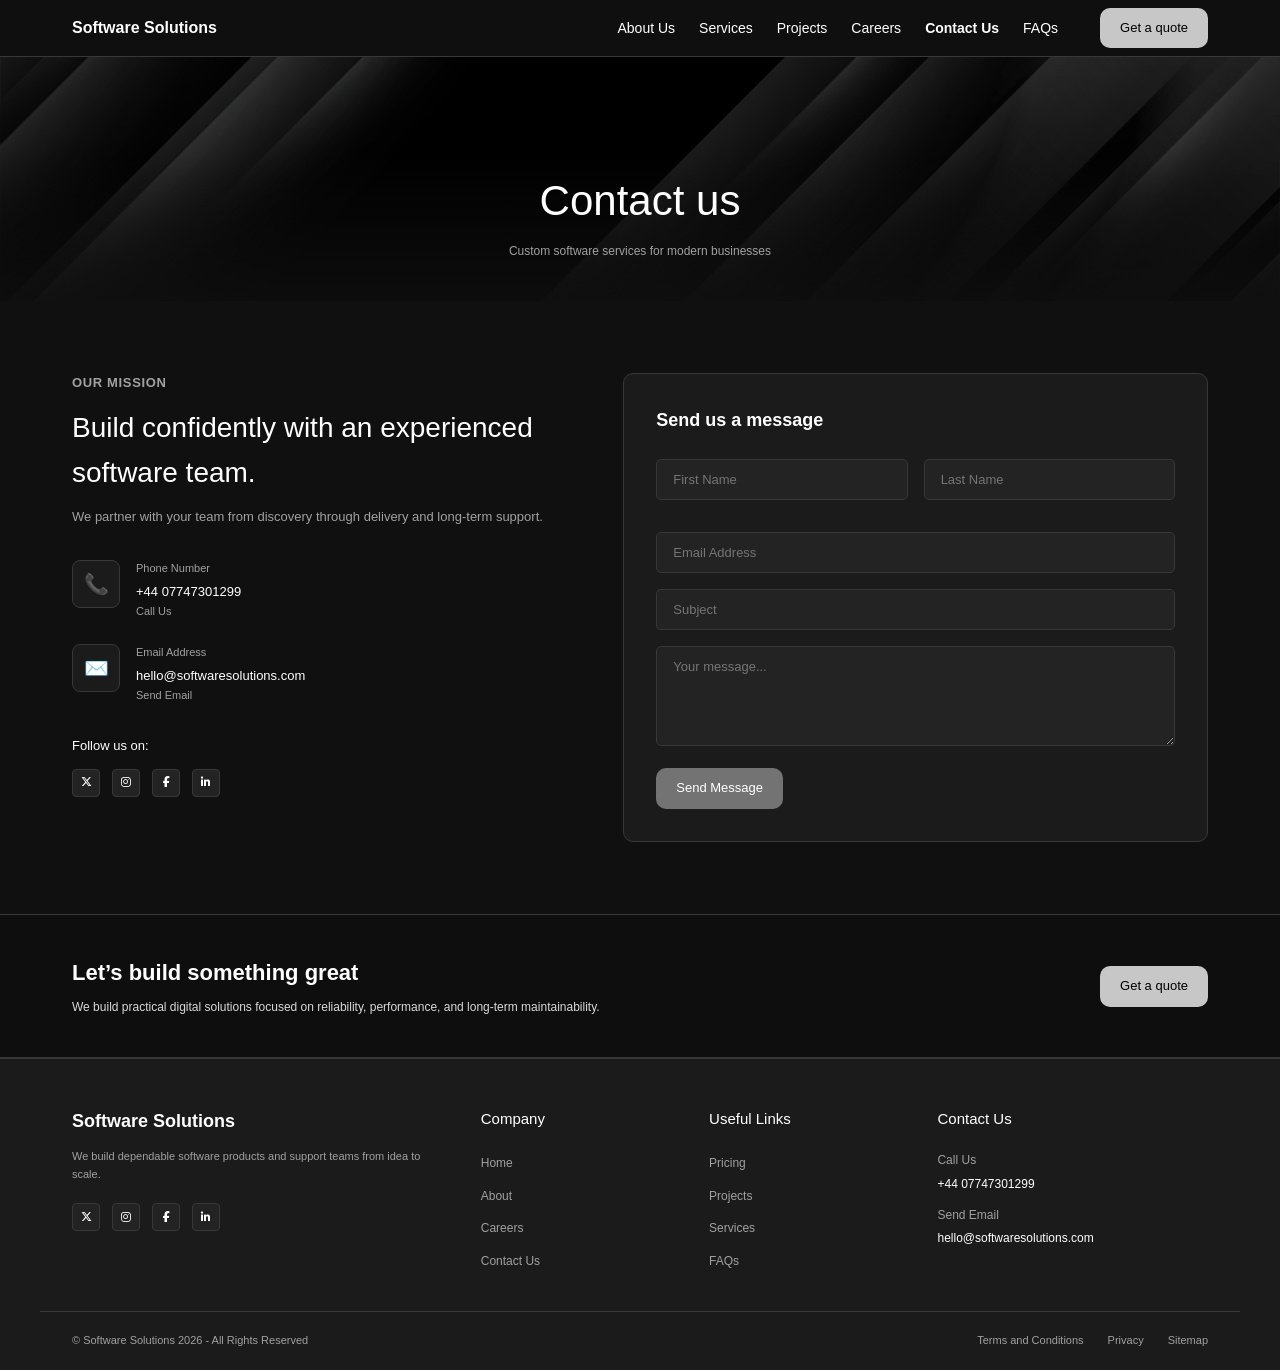
<file: contact.html>
<!DOCTYPE html>
<html lang="en">

<head>
  <meta charset="UTF-8" />
  <meta name="viewport" content="width=device-width,initial-scale=1" />
  <title>Software Solutions - Contact Us</title>
  <link rel="stylesheet" href="css/global.css" />
  <link rel="stylesheet" href="css/contact.css" />
  <link rel="stylesheet" href="https://cdnjs.cloudflare.com/ajax/libs/font-awesome/6.5.2/css/all.min.css" integrity="sha512-SnH5WK+bZxgPHs44uWix+LLJAJ9/2PkPKZ5QiAj6Ta86w+fsb2TkR4j8blC7R8g6+S9Yl+6YQ6D2fI5lP6w2wA==" crossorigin="anonymous" referrerpolicy="no-referrer" />
</head>

<body>
  <nav class="navbar">
    <div class="nav-container"><a href="index.html" class="nav-logo">Software Solutions</a>
      <ul class="menu-items">
        <li><a href="about-us.html">About Us</a></li>
        <li><a href="services.html">Services</a></li>
        <li><a href="projects.html">Projects</a></li>
        <li><a href="careers.html">Careers</a></li>
        <li><a href="contact.html" class="active-page">Contact Us</a></li>
        <li><a href="faqs.html">FAQs</a></li>
      </ul><a href="contact.html" class="btn btn-secondary">Get a quote</a>
    </div>
  </nav>
  <div class="page-hero">
    <div class="page-hero-bg"></div>
    <div class="page-hero-content">
      <h1>Contact us</h1>
      <p>Custom software services for modern businesses</p>
    </div>
  </div>

  <section class="section">
    <div class="container">
      <div class="contact-container">
        <div class="contact-info">
          <span class="section-label">Our Mission</span>
          <h2>Build confidently with an experienced software team.</h2>
          <p>We partner with your team from discovery through delivery and long-term support.</p>
          <div class="contact-type">
            <div class="contact-icon">📞</div>
            <div>
              <div class="contact-label">Phone Number</div>
              <div class="contact-details">+44 07747301299</div>
              <div class="contact-label">Call Us</div>
            </div>
          </div>
          <div class="contact-type">
            <div class="contact-icon">✉️</div>
            <div>
              <div class="contact-label">Email Address</div>
              <div class="contact-details">hello@softwaresolutions.com</div>
              <div class="contact-label">Send Email</div>
            </div>
          </div>
          <div class="social-media">
            <p>Follow us on:</p>
            <div class="social-links"><a href="#" class="social-media-icons"><i class="fab fa-x-twitter"></i></a><a href="#" class="social-media-icons"><i class="fab fa-instagram"></i></a><a
                href="#" class="social-media-icons"><i class="fab fa-facebook-f"></i></a><a href="#" class="social-media-icons"><i class="fab fa-linkedin-in"></i></a></div>
          </div>
        </div>
        <div class="contact-form">
          <h3>Send us a message</h3>
          <div class="form-first-feilds">
            <div class="form-feild"><input type="text" placeholder="First Name" /></div>
            <div class="form-feild"><input type="text" placeholder="Last Name" /></div>
          </div>
          <div class="form-feild"><input type="email" placeholder="Email Address" /></div>
          <div class="form-feild"><input type="text" placeholder="Subject" /></div>
          <div class="form-feild"><textarea placeholder="Your message..."></textarea></div>
          <a href="#" class="btn btn-primary display-inline-block">Send Message</a>
        </div>
      </div>
    </div>
  </section>

  <section class="cta-banner">
    <div class="cta-inner">
      <div>
        <h3>Let’s build something great</h3>
        <p>We build practical digital solutions focused on reliability, performance, and long-term maintainability.</p>
      </div><a href="contact.html" class="btn btn-secondary">Get a quote</a>
    </div>
  </section>
  <footer class="footer">
    <div class="footer-container">
      <div class="footer-agency">
        <div class="footer-logo">Software Solutions</div>
        <p>We build dependable software products and support teams from idea to scale.</p>
        <div class="social-links"><a href="#" class="social-media-icons"><i class="fab fa-x-twitter"></i></a><a href="#" class="social-media-icons"><i class="fab fa-instagram"></i></a><a
            href="#" class="social-media-icons"><i class="fab fa-facebook-f"></i></a><a href="#" class="social-media-icons"><i class="fab fa-linkedin-in"></i></a></div>
      </div>
      <div class="footer-col">
        <h5>Company</h5>
        <ul>
          <li><a href="index.html">Home</a></li>
          <li><a href="about-us.html">About</a></li>
          <li><a href="careers.html">Careers</a></li>
          <li><a href="contact.html">Contact Us</a></li>
        </ul>
      </div>
      <div class="footer-col">
        <h5>Useful Links</h5>
        <ul>
          <li><a href="#">Pricing</a></li>
          <li><a href="projects.html">Projects</a></li>
          <li><a href="services.html">Services</a></li>
          <li><a href="faqs.html">FAQs</a></li>
        </ul>
      </div>
      <div class="footer-col">
        <h5>Contact Us</h5>
        <p class="footer-contact-label">Call Us</p>
        <p>+44 07747301299</p>
        <p class="footer-contact-label margin-top-12">Send Email</p>
        <p>hello@softwaresolutions.com</p>
      </div>
    </div>
    <div class="footer-bottom">
      <p>© Software Solutions 2026 - All Rights Reserved</p>
      <div class="footer-policies"><a href="#">Terms and Conditions</a><a href="#">Privacy</a><a href="#">Sitemap</a>
      </div>
    </div>
  </footer>

<script src="js/script.js"></script>
</body>

</html>
</file>
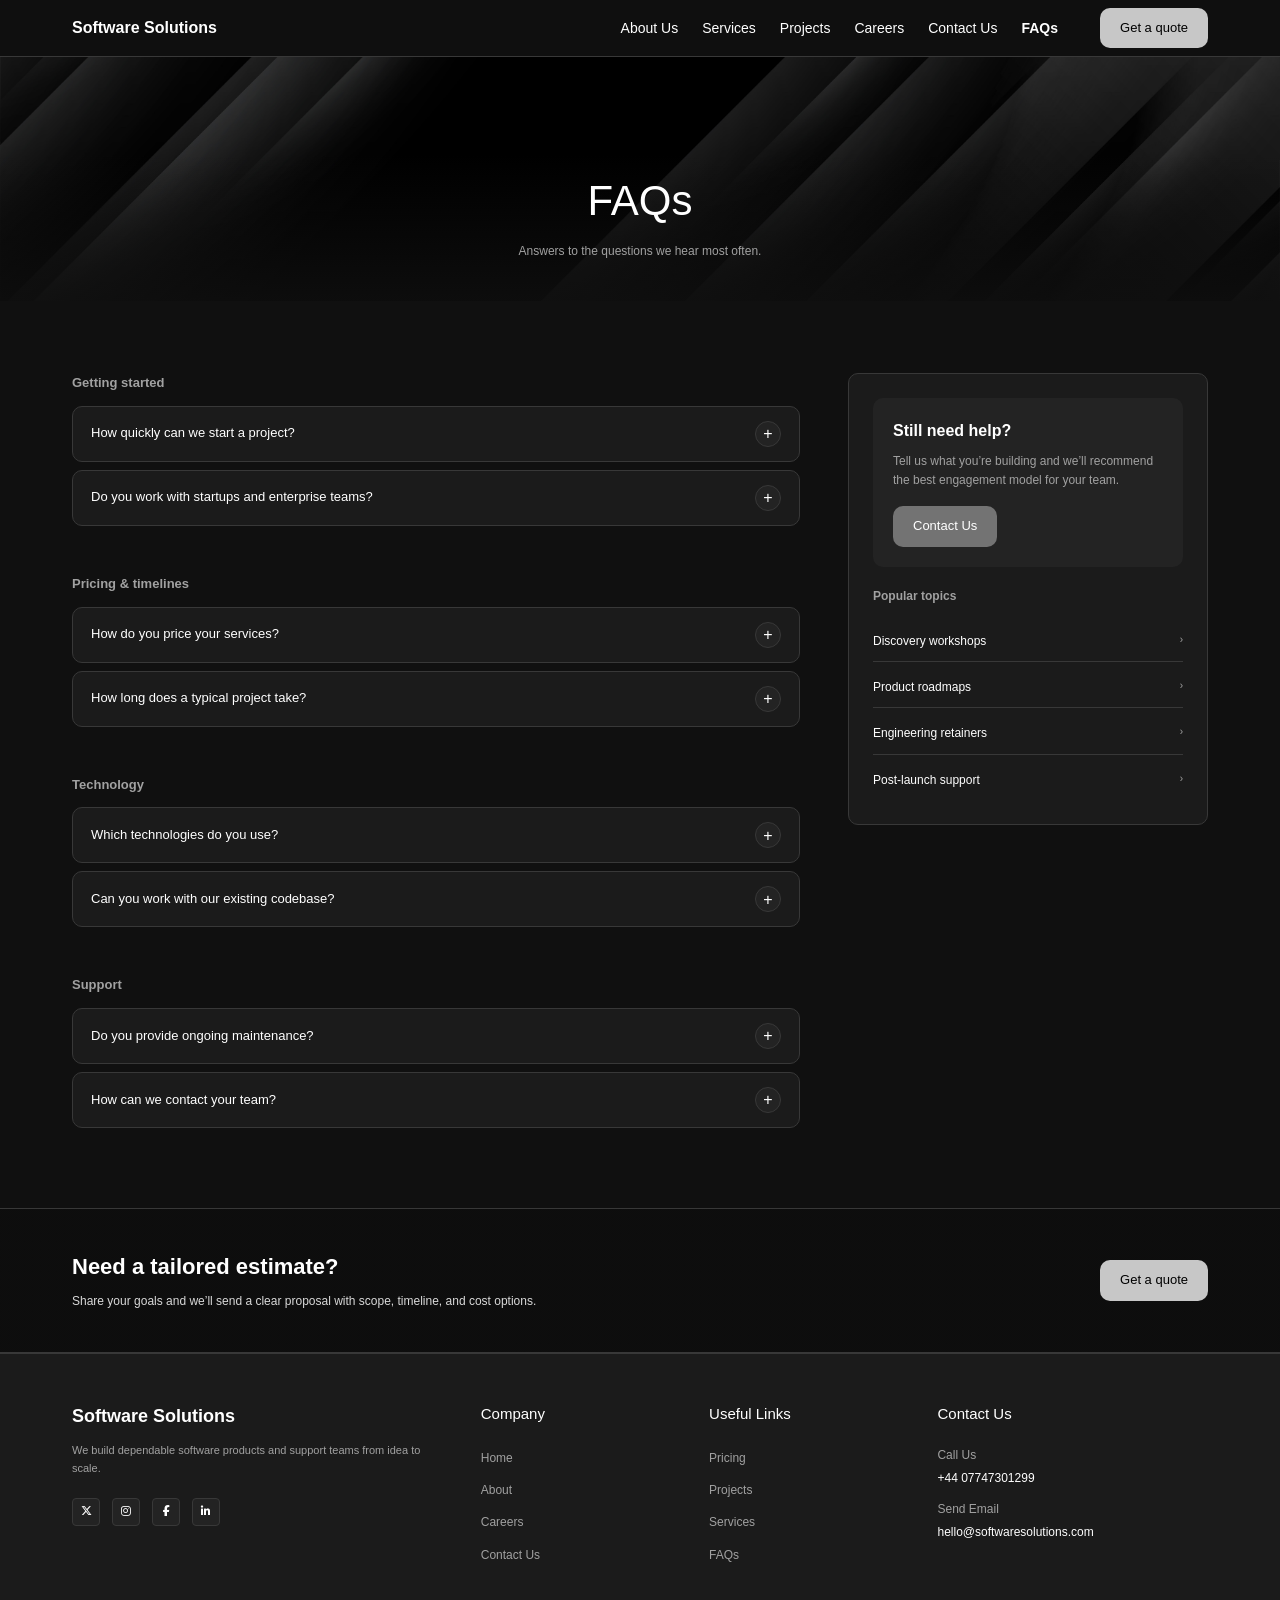
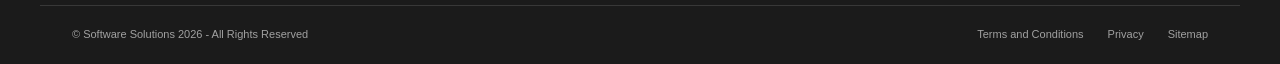
<file: faqs.html>
<!DOCTYPE html>
<html lang="en">
<head>
  <meta charset="UTF-8"/>
  <meta name="viewport" content="width=device-width,initial-scale=1"/>
  <title>Software Solutions - FAQs</title>
  <link rel="stylesheet" href="css/global.css"/>
  <link rel="stylesheet" href="css/faqs.css"/>
  <link rel="stylesheet" href="https://cdnjs.cloudflare.com/ajax/libs/font-awesome/6.5.2/css/all.min.css" integrity="sha512-SnH5WK+bZxgPHs44uWix+LLJAJ9/2PkPKZ5QiAj6Ta86w+fsb2TkR4j8blC7R8g6+S9Yl+6YQ6D2fI5lP6w2wA==" crossorigin="anonymous" referrerpolicy="no-referrer" />
</head>
<body>
<nav class="navbar"><div class="nav-container"><a href="index.html" class="nav-logo">Software Solutions</a><ul class="menu-items"><li><a href="about-us.html">About Us</a></li><li><a href="services.html">Services</a></li><li><a href="projects.html">Projects</a></li><li><a href="careers.html">Careers</a></li><li><a href="contact.html">Contact Us</a></li><li><a href="faqs.html" class="active-page">FAQs</a></li></ul><a href="contact.html" class="btn btn-secondary">Get a quote</a></div></nav>
<div class="page-hero"><div class="page-hero-bg"></div><div class="page-hero-content"><h1>FAQs</h1><p>Answers to the questions we hear most often.</p></div></div>

<section class="section">
  <div class="container">
    <div class="faq-container">
      <div>
        <div class="margin-bottom-48">
          <p class="faq-section-title">Getting started</p>
          <div class="faq-question"><span>How quickly can we start a project?</span><div class="faq-plus">+</div></div>
          <div class="faq-answer">Most projects start within 1-2 weeks after discovery. We begin with a kickoff workshop to align goals, scope, and delivery milestones.</div>
          <div class="faq-question"><span>Do you work with startups and enterprise teams?</span><div class="faq-plus">+</div></div>
          <div class="faq-answer">Yes. We support early-stage teams launching MVPs and larger organizations modernizing core platforms.</div>
        </div>

        <div class="margin-bottom-48">
          <p class="faq-section-title">Pricing & timelines</p>
          <div class="faq-question"><span>How do you price your services?</span><div class="faq-plus">+</div></div>
          <div class="faq-answer">We offer fixed-scope pricing for clearly defined projects and monthly retainers for iterative product development.</div>
          <div class="faq-question"><span>How long does a typical project take?</span><div class="faq-plus">+</div></div>
          <div class="faq-answer">Small projects can ship in 4-8 weeks. Larger platforms generally run 3-6 months depending on complexity.</div>
        </div>

        <div class="margin-bottom-48">
          <p class="faq-section-title">Technology</p>
          <div class="faq-question"><span>Which technologies do you use?</span><div class="faq-plus">+</div></div>
          <div class="faq-answer">We build with modern web stacks including React, Node.js, TypeScript, Python, cloud platforms, and API-first architectures.</div>
          <div class="faq-question"><span>Can you work with our existing codebase?</span><div class="faq-plus">+</div></div>
          <div class="faq-answer">Absolutely. We can audit your current system, improve maintainability, and extend features without disrupting operations.</div>
        </div>

        <div>
          <p class="faq-section-title">Support</p>
          <div class="faq-question"><span>Do you provide ongoing maintenance?</span><div class="faq-plus">+</div></div>
          <div class="faq-answer">Yes. We provide monitoring, bug fixes, performance tuning, and roadmap support after launch.</div>
          <div class="faq-question"><span>How can we contact your team?</span><div class="faq-plus">+</div></div>
          <div class="faq-answer">Use our contact page and we’ll respond within one business day.</div>
        </div>
      </div>

      <div>
        <div class="faq-aside">
          <div class="faq-aside-content">
            <h4>Still need help?</h4>
            <p>Tell us what you’re building and we’ll recommend the best engagement model for your team.</p>
            <a href="contact.html" class="btn btn-primary">Contact Us</a>
          </div>
          <div class="margin-top-16">
            <p class="text-small-semibold">Popular topics</p>
            <div class="column-gap-6">
              <div class="faq-topic-row"><span>Discovery workshops</span><span class="text-secondary-10">›</span></div>
              <div class="faq-topic-row"><span>Product roadmaps</span><span class="text-secondary-10">›</span></div>
              <div class="faq-topic-row"><span>Engineering retainers</span><span class="text-secondary-10">›</span></div>
              <div class="faq-topic-row-last"><span>Post-launch support</span><span class="text-secondary-10">›</span></div>
            </div>
          </div>
        </div>
      </div>
    </div>
  </div>
</section>

<section class="cta-banner"><div class="cta-inner"><div><h3>Need a tailored estimate?</h3><p>Share your goals and we’ll send a clear proposal with scope, timeline, and cost options.</p></div><a href="contact.html" class="btn btn-secondary">Get a quote</a></div></section>
<footer class="footer"><div class="footer-container"><div class="footer-agency"><div class="footer-logo">Software Solutions</div><p>We build dependable software products and support teams from idea to scale.</p><div class="social-links"><a href="#" class="social-media-icons"><i class="fab fa-x-twitter"></i></a><a href="#" class="social-media-icons"><i class="fab fa-instagram"></i></a><a href="#" class="social-media-icons"><i class="fab fa-facebook-f"></i></a><a href="#" class="social-media-icons"><i class="fab fa-linkedin-in"></i></a></div></div><div class="footer-col"><h5>Company</h5><ul><li><a href="index.html">Home</a></li><li><a href="about-us.html">About</a></li><li><a href="careers.html">Careers</a></li><li><a href="contact.html">Contact Us</a></li></ul></div><div class="footer-col"><h5>Useful Links</h5><ul><li><a href="#">Pricing</a></li><li><a href="projects.html">Projects</a></li><li><a href="services.html">Services</a></li><li><a href="faqs.html">FAQs</a></li></ul></div><div class="footer-col"><h5>Contact Us</h5><p class="footer-contact-label">Call Us</p><p>+44 07747301299</p><p class="footer-contact-label margin-top-12">Send Email</p><p>hello@softwaresolutions.com</p></div></div><div class="footer-bottom"><p>© Software Solutions 2026 - All Rights Reserved</p><div class="footer-policies"><a href="#">Terms and Conditions</a><a href="#">Privacy</a><a href="#">Sitemap</a></div></div></footer>
<script src="js/script.js"></script>
</body></html>
</file>
<file: css/global.css>
/* ===========================
   SOFTWARE SOLUTIONS — GLOBAL
   =========================== */

*,
*::before,
*::after {
  box-sizing: border-box;
  margin: 0;
  padding: 0;
}

:root {
  --bg: #101010;
  --surface: #1b1b1b;
  --surface2: #232323;
  --border: #383838;
  --text: #ffffff;
  --text-muted: #a1a1a1;
  --badge: #939393;
  --btn-solid: #737373;
  --btn-outline: #c7c7c7;
  --radius: 10px;
  --radius-sm: 5px;
}

html {
  scroll-behavior: smooth;
}

body {
  background: var(--bg);
  color: var(--text);
  font-family: 'Inter', sans-serif;
  font-size: 14px;
  line-height: 1.6;
}

a {
  color: inherit;
  text-decoration: none;
}

ul {
  list-style: none;
}

img {
  display: block;
  max-width: 100%;
}

/* ===== UTILITIES ===== */
.container {
  max-width: 1200px;
  margin: 0 auto;
  padding: 0 32px;
}

.section {
  padding: 72px 0;
}

.section-label {
  display: block;
  font-size: 13px;
  font-weight: 600;
  color: var(--text-muted);
  text-transform: uppercase;
  letter-spacing: 0.05em;
  margin-bottom: 12px;
}

.section-heading {
  font-size: clamp(28px, 4vw, 46px);
  font-weight: 400;
  line-height: 1.15;
  margin-bottom: 20px;
  max-width: 560px;
}

.section-desc {
  color: var(--text-muted);
  font-size: 13px;
  max-width: 540px;
  margin-bottom: 20px;
}

.two-col {
  display: grid;
  grid-template-columns: 1fr 1fr;
  gap: 64px;
  align-items: start;
}

.two-col-header {
  margin-bottom: 40px;
}

.section-header-right {
  display: flex;
  flex-direction: column;
  justify-content: flex-end;
  padding-top: 40px;
}

/* ===== BUTTONS ===== */
.btn {
  display: inline-block;
  padding: 10px 20px;
  border-radius: var(--radius);
  font-size: 13px;
  font-weight: 500;
  cursor: pointer;
  transition: opacity 0.2s;
}

.btn:hover {
  opacity: 0.8;
}

.btn-primary {
  background: var(--btn-solid);
  color: #fff;
}

.btn-secondary {
  background: var(--btn-outline);
  color: #000;
}

.btn-more {
  font-size: 11px;
  color: var(--text);
  background: var(--badge);
  padding: 6px 14px;
  border-radius: var(--radius-sm);
}

/* ===== NAVBAR ===== */
.navbar {
  position: sticky;
  top: 0;
  z-index: 100;
  background: rgba(16, 16, 16, 0.92);
  backdrop-filter: blur(8px);
  border-bottom: 1px solid var(--border);
}

.nav-container {
  max-width: 1200px;
  margin: 0 auto;
  padding: 0 32px;
  height: 56px;
  display: flex;
  align-items: center;
  gap: 32px;
}

.nav-logo {
  font-size: 16px;
  font-weight: 700;
  margin-right: auto;
}

.menu-items {
  display: flex;
  gap: 4px;
}

.menu-items a {
  padding: 6px 10px;
  border-radius: 8px;
  font-size: 14px;
  transition: background 0.15s;
}

.menu-items a:hover {
  background: var(--surface);
}

.menu-items a.active-page {
  font-weight: 600;
}

/* ===== COMMON CONTENT BLOCKS ===== */
.cards-grid {
  display: grid;
  grid-template-columns: repeat(3, 1fr);
  gap: 16px;
}

.card {
  background: var(--surface);
  border: 1px solid var(--border);
  border-radius: var(--radius);
  padding: 24px;
  display: flex;
  flex-direction: column;
  gap: 16px;
}

.card-top h4 {
  font-size: 14px;
  font-weight: 600;
  margin-bottom: 8px;
}

.card-top p {
  font-size: 12px;
  color: var(--text-muted);
  line-height: 1.55;
}

.card-divider {
  height: 1px;
  background: var(--border);
}

.card-bottom {
  display: flex;
  align-items: center;
  justify-content: space-between;
}

.badge {
  display: inline-block;
  background: var(--badge);
  border-radius: var(--radius-sm);
  padding: 4px 10px;
  font-size: 11px;
}

.content-image {
  width: 100%;
  border-radius: var(--radius-sm);
  object-fit: cover;
  display: block;
}

.content-image.large {
  height: 340px;
}

.content-image.medium {
  height: 200px;
}

.content-image.small {
  height: 150px;
}

.content-image.hero-ph {
  height: 244px;
}




.bullet-list {
  display: flex;
  flex-direction: column;
  gap: 8px;
  margin-top: 16px;
}

.bullet-list li {
  display: flex;
  align-items: center;
  gap: 10px;
  font-size: 12px;
  color: var(--text);
}

.bullet-list li::before {
  content: '';
  width: 8px;
  height: 8px;
  border-radius: 50%;
  background: var(--badge);
  flex-shrink: 0;
}

.page-hero {
  position: relative;
  height: 244px;
  display: flex;
  align-items: flex-end;
  overflow: hidden;
}

.page-hero-bg {
  position: absolute;
  inset: 0;
  background: var(--surface2) url('../images/pages-bg.jpg') center/cover no-repeat;
}

.page-hero-bg::after {
  content: '';
  position: absolute;
  inset: 0;
  background: linear-gradient(to top, rgba(16, 16, 16, 0.8) 0%, transparent 60%);
}

.page-hero-content {
  position: relative;
  z-index: 1;
  max-width: 1200px;
  margin: 0 auto;
  padding: 0 32px 40px;
  width: 100%;
  text-align: center;
}

.page-hero-content h1 {
  font-size: 42px;
  font-weight: 400;
  margin-bottom: 8px;
}

.page-hero-content p {
  font-size: 12px;
  color: var(--text-muted);
}

.project-cards-grid {
  display: grid;
  grid-template-columns: repeat(3, 1fr);
  gap: 20px;
  margin-top: 32px;
}

.project-card {
  position: relative;
  border-radius: var(--radius);
  overflow: hidden;
}

.project-card .project-image {
  width: 100%;
  height: 280px;
  border-radius: var(--radius);
  object-fit: cover;
  display: block;
}

.project-card p {
  font-size: 12px;
  color: var(--text-muted);
  margin-top: 12px;
  line-height: 1.55;
}

.faq-question {
  background: var(--surface);
  border: 1px solid var(--border);
  border-radius: var(--radius);
  padding: 14px 18px;
  margin-bottom: 8px;
  display: flex;
  align-items: center;
  justify-content: space-between;
  cursor: pointer;
}

.faq-question:hover {
  background: var(--surface2);
}

.faq-question span {
  font-size: 13px;
}



.faq-question.is-open {
  background: var(--surface2);
}

.faq-answer {
  margin: 0 0 12px;
  padding: 0 16px 12px;
  color: var(--text-muted);
  font-size: 12px;
  line-height: 1.6;
}

.faq-answer.is-open {
  display: block;
}
.faq-plus {
  width: 26px;
  height: 26px;
  background: var(--surface2);
  border: 1px solid var(--border);
  border-radius: 50%;
  display: flex;
  align-items: center;
  justify-content: center;
  font-size: 16px;
  flex-shrink: 0;
}

/* ===== CTA BANNER ===== */
.cta-banner {
  background: linear-gradient(rgba(13, 13, 13, 0.84), rgba(13, 13, 13, 0.84)), url('https://images.unsplash.com/photo-1451187580459-43490279c0fa?auto=format&fit=crop&w=1600&q=80') center/cover no-repeat;
  border-top: 1px solid var(--border);
  border-bottom: 1px solid var(--border);
}

.cta-inner {
  max-width: 1200px;
  margin: 0 auto;
  padding: 40px 32px;
  display: flex;
  align-items: center;
  justify-content: space-between;
  gap: 32px;
}

.cta-inner h3 {
  font-size: 22px;
  font-weight: 600;
  margin-bottom: 8px;
}

.cta-inner p {
  font-size: 12px;
  color: #d9d9d9;
  max-width: 540px;
}

/* ===== FOOTER ===== */
.footer {
  background: var(--surface);
  border-top: 1px solid var(--border);
  padding: 48px 0 0;
}

.footer-container {
  max-width: 1200px;
  margin: 0 auto;
  padding: 0 32px 40px;
  display: grid;
  grid-template-columns: 2fr 1fr 1fr 1.5fr;
  gap: 48px;
  border-bottom: 1px solid var(--border);
}

.footer-logo {
  font-size: 18px;
  font-weight: 700;
  margin-bottom: 12px;
}

.footer-agency p {
  font-size: 11px;
  color: var(--text-muted);
  margin-bottom: 20px;
  line-height: 1.6;
}

.social-links {
  display: flex;
  gap: 12px;
}

.social-media-icons {
  width: 28px;
  height: 28px;
  display: flex;
  align-items: center;
  justify-content: center;
  background: var(--surface2);
  border: 1px solid var(--border);
  border-radius: 4px;
  font-size: 11px;
  font-weight: 600;
}

.footer-col h5 {
  font-size: 15px;
  font-weight: 500;
  margin-bottom: 20px;
}

.footer-col ul {
  display: flex;
  flex-direction: column;
  gap: 10px;
}

.footer-col ul li a {
  font-size: 12px;
  color: var(--text-muted);
  transition: color 0.15s;
}

.footer-col ul li a:hover {
  color: var(--text);
}

.footer-contact-label {
  font-size: 11px;
  color: var(--text-muted);
  margin-bottom: 4px;
}

.footer-col p {
  font-size: 12px;
}

.footer-bottom {
  max-width: 1200px;
  margin: 0 auto;
  padding: 20px 32px;
  display: flex;
  justify-content: space-between;
  align-items: center;
}

.footer-bottom p {
  font-size: 11px;
  color: var(--text-muted);
}

.footer-policies {
  display: flex;
  gap: 24px;
}

.footer-policies a {
  font-size: 11px;
  color: var(--text-muted);
}

/* ===== GLOBAL RESPONSIVE ===== */
@media (max-width: 900px) {
  .two-col,
  .cards-grid,
  .project-cards-grid,
  .footer-container {
    grid-template-columns: 1fr;
  }

  .section-header.two-col-header {
    grid-template-columns: 1fr;
  }
}


/* ===== UTILITY CLASSES ===== */
.section-no-top { padding-top: 0; }
.top-padding-40 { padding-top: 40px; }
.margin-top-12 { margin-top: 12px; }
.margin-top-16 { margin-top: 16px; }
.margin-top-24 { margin-top: 24px; }
.margin-top-32 { margin-top: 32px; }
.margin-bottom-12 { margin-bottom: 12px; }
.margin-bottom-16 { margin-bottom: 16px; }
.margin-bottom-24 { margin-bottom: 24px; }
.margin-bottom-32 { margin-bottom: 32px; }
.margin-bottom-40 { margin-bottom: 40px; }
.margin-bottom-48 { margin-bottom: 48px; }
.margin-top16-bottom32 { margin-top: 16px; margin-bottom: 32px; }
.display-inline-block { display: inline-block; }
.display-inline-flex { display: inline-flex; }
.align-center { align-items: center; }
.gap-6 { gap: 6px; }
.height-220 { height: 220px; }
.max-width-540 { max-width: 540px; }
.max-width-560 { max-width: 560px; }
.max-width-660 { max-width: 660px; }
.max-width-960 { max-width: 960px; }
</file>
<file: css/contact.css>
/* Contact page specific styles */
.contact-container {
  display: grid;
  grid-template-columns: 1fr 1.2fr;
  gap: 64px;
}

.contact-info h2 {
  font-size: 28px;
  font-weight: 400;
  margin-bottom: 12px;
}

.contact-info > p {
  font-size: 13px;
  color: var(--text-muted);
  margin-bottom: 32px;
}

.contact-type {
  display: flex;
  align-items: flex-start;
  gap: 16px;
  margin-bottom: 24px;
}

.contact-icon {
  width: 48px;
  height: 48px;
  background: var(--surface);
  border: 1px solid var(--border);
  border-radius: 8px;
  display: flex;
  align-items: center;
  justify-content: center;
  font-size: 20px;
  flex-shrink: 0;
}

.contact-label {
  font-size: 11px;
  color: var(--text-muted);
}

.contact-details {
  font-size: 13px;
  font-weight: 500;
  margin-top: 4px;
}

.social-media {
  margin-top: 32px;
}

.social-media p {
  font-size: 13px;
  margin-bottom: 12px;
}

.contact-form {
  background: var(--surface);
  border: 1px solid var(--border);
  border-radius: var(--radius);
  padding: 32px;
}

.contact-form h3 {
  font-size: 18px;
  margin-bottom: 24px;
}

.form-first-feilds {
  display: grid;
  grid-template-columns: 1fr 1fr;
  gap: 16px;
  margin-bottom: 16px;
}

.form-feild {
  margin-bottom: 16px;
}

.form-feild label {
  display: block;
  font-size: 12px;
  color: var(--text-muted);
  margin-bottom: 6px;
}

.form-feild input,
.form-feild textarea {
  width: 100%;
  background: var(--surface2);
  border: 1px solid var(--border);
  border-radius: var(--radius-sm);
  padding: 12px 16px;
  color: var(--text);
  font-size: 13px;
  font-family: inherit;
  outline: none;
  transition: border-color 0.15s;
}

.form-feild input:focus,
.form-feild textarea:focus {
  border-color: #666;
}

.form-feild textarea {
  height: 100px;
  resize: vertical;
}

@media (max-width: 900px) {
  .contact-container,
  .form-first-feilds {
    grid-template-columns: 1fr;
  }
}
</file>
<file: css/faqs.css>
/* FAQs page specific styles */
.faq-container {
  display: grid;
  grid-template-columns: 1fr 360px;
  gap: 48px;
}

.faq-section-title {
  font-size: 13px;
  font-weight: 600;
  color: var(--text-muted);
  margin-bottom: 12px;
}

.faq-heading {
  font-size: 28px;
  font-weight: 400;
  margin-bottom: 24px;
}

.faq-aside {
  background: var(--surface);
  border: 1px solid var(--border);
  border-radius: var(--radius);
  padding: 24px;
  height: fit-content;
}

.faq-aside-content {
  background: var(--surface2);
  border-radius: var(--radius);
  padding: 20px;
  margin-bottom: 20px;
}

.faq-aside h4 {
  font-size: 16px;
  margin-bottom: 8px;
}

.faq-aside p {
  font-size: 12px;
  color: var(--text-muted);
  margin-bottom: 16px;
}

@media (max-width: 900px) {
  .faq-container {
    grid-template-columns: 1fr;
  }
}


.text-secondary-10 {
  font-size: 10px;
  color: var(--text-muted);
}

.text-small-semibold {
  font-size: 13px;
  font-weight: 600;
  margin-bottom: 12px;
}

.column-gap-6 {
  display: flex;
  flex-direction: column;
  gap: 6px;
}

.faq-topic-row {
  display: flex;
  justify-content: space-between;
  padding: 10px 0;
  border-bottom: 1px solid var(--border);
  font-size: 12px;
}

.faq-topic-row-last {
  display: flex;
  justify-content: space-between;
  padding: 10px 0;
  font-size: 12px;
}
</file>
